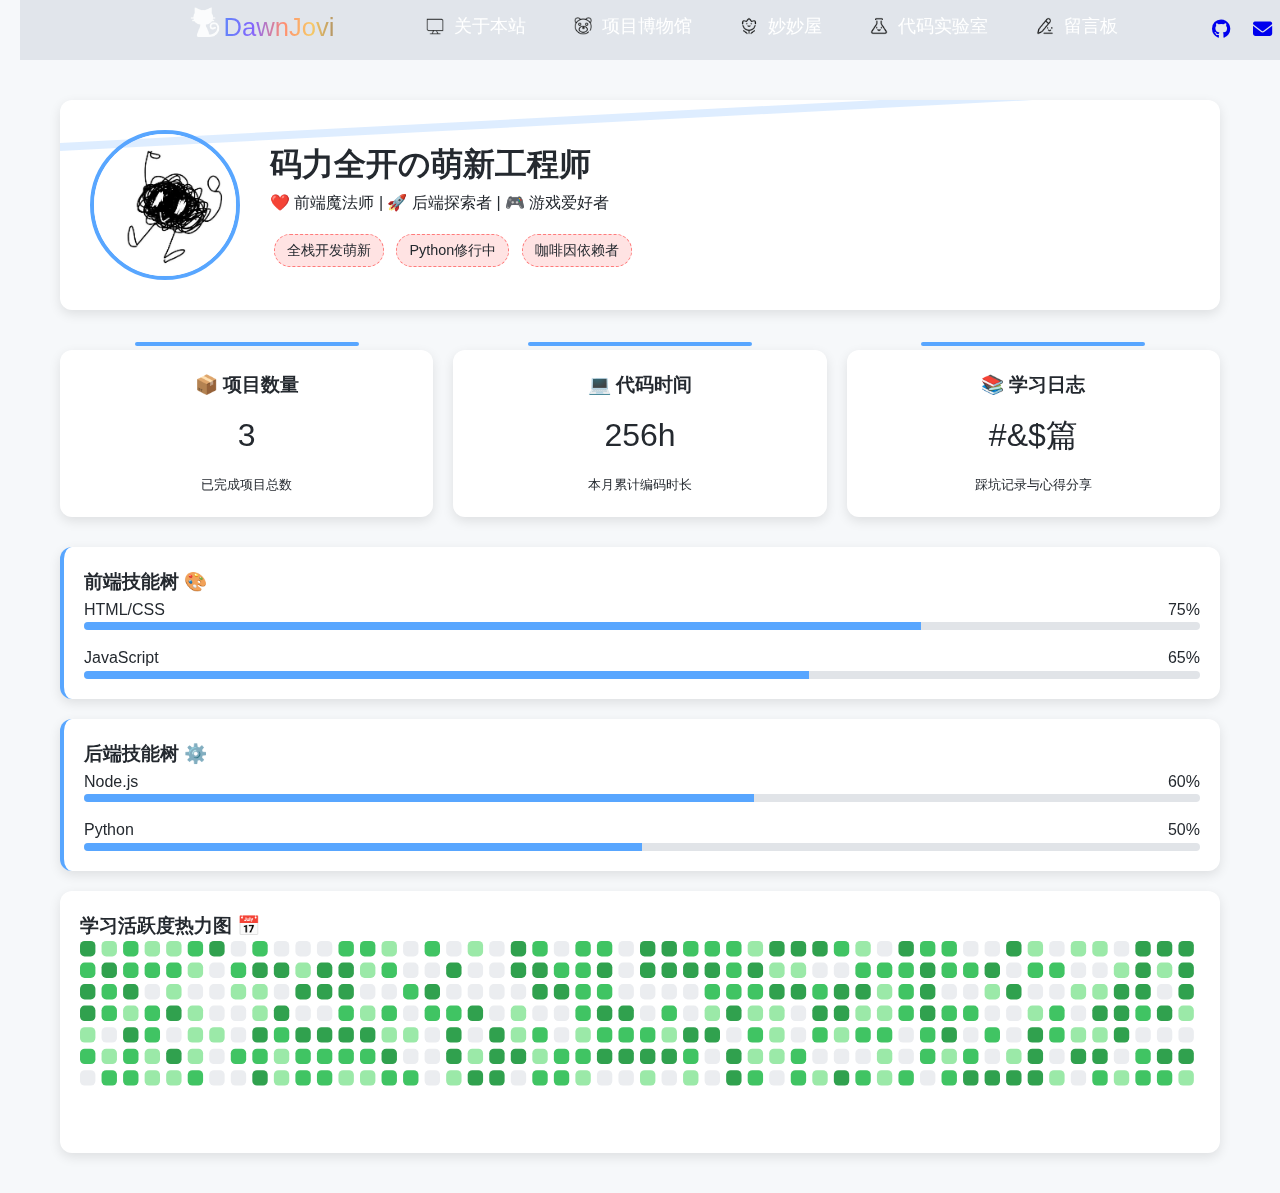
<file: AboutMe.html>
<!DOCTYPE html>
<html lang="en">
<head>
    <meta charset="UTF-8">
    <meta name="viewport" content="width=device-width, initial-scale=1.0">
    <title>关于我-码力全开の萌新工程师</title>

    <link rel="stylesheet" href="css/AboutMe.css">
 
</head>
<body>
    
    <div id="navbar-placeholder"></div>

    <div class="container">
        <!-- 头部区域 -->
        <div class="profile-header">
            <div class="decor-line top"></div>
            <img src="img/dom.jpg" class="anime-avatar" alt="二次元头像">
            <div>
                <h1>码力全开の萌新工程师</h1>
                <p>❤️ 前端魔法师 | 🚀 后端探索者 | 🎮 游戏爱好者</p>
                <div style="margin-top: 15px;">
                    <span class="anime-tag">全栈开发萌新</span>
                    <span class="anime-tag">Python修行中</span>
                    <span class="anime-tag">咖啡因依赖者</span>
                </div>
            </div>
        </div>

        <!-- 统计卡片 -->
        <div class="stats-card">
            <div class="stat-item">
                <h3>📦 项目数量</h3>
                <p style="font-size: 2em; margin: 10px 0;">3</p>
                <small>已完成项目总数</small>
            </div>
            <div class="stat-item">
                <h3>💻 代码时间</h3>
                <p style="font-size: 2em; margin: 10px 0;">256h</p>
                <small>本月累计编码时长</small>
            </div>
            <div class="stat-item">
                <h3>📚 学习日志</h3>
                <p style="font-size: 2em; margin: 10px 0;">#&$篇</p>
                <small>踩坑记录与心得分享</small>
            </div>
        </div>

        <!-- 技能卡片 -->
        <div class="skill-card">
            <h3>前端技能树 🎨</h3>
            <div class="skill-item">
                <p>HTML/CSS <span style="float: right;">75%</span></p>
                <div class="skill-progress">
                    <div class="progress-bar" style="width: 75%"></div>
                </div>
            </div>
            <div class="skill-item" style="margin-top: 15px;">
                <p>JavaScript <span style="float: right;">65%</span></p>
                <div class="skill-progress">
                    <div class="progress-bar" style="width: 65%"></div>
                </div>
            </div>
        </div>
        
        <div class="skill-card">
            <h3>后端技能树 ⚙️</h3>
            <div class="skill-item">
                <p>Node.js <span style="float: right;">60%</span></p>
                <div class="skill-progress">
                    <div class="progress-bar" style="width: 60%"></div>
                </div>
            </div>
            <div class="skill-item" style="margin-top: 15px;">
                <p>Python <span style="float: right;">50%</span></p>
                <div class="skill-progress">
                    <div class="progress-bar" style="width: 50%"></div>
                </div>
            </div>
        </div>
        
        <div class="contribution-graph">
            <h3>学习活跃度热力图 📅</h3>
            <div id="github-style-grid"></div>
        </div>

    </div>

    <script src="js/AboutMe.js"></script>   
    <script src="./js/load-navbar.js"></script>

</body>
</html>
</file>
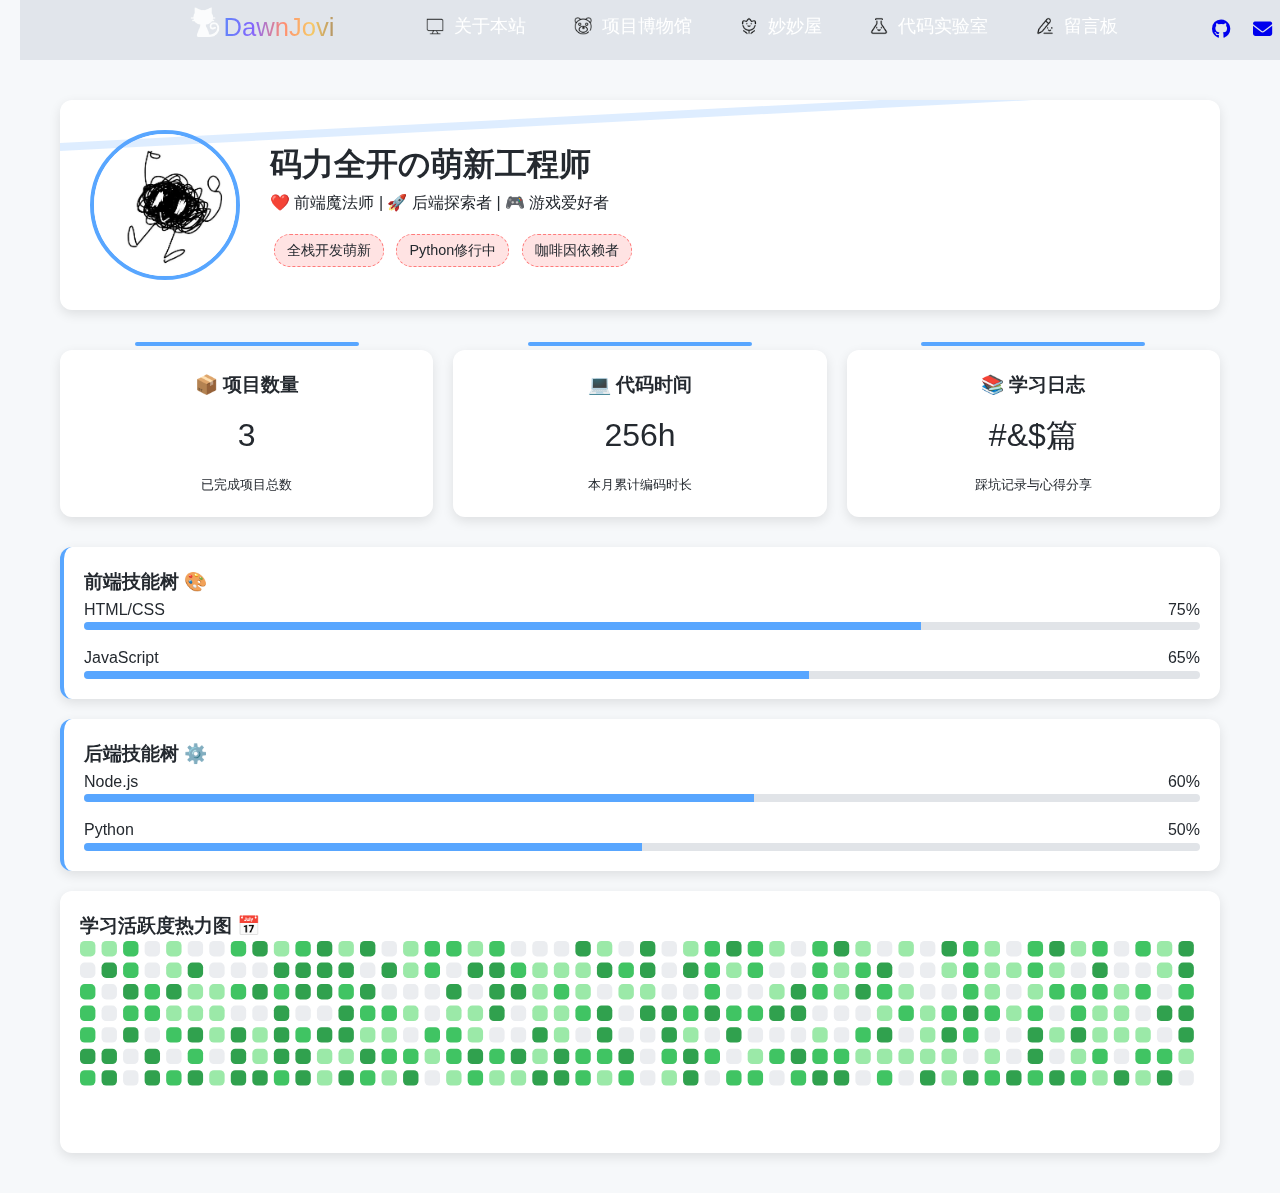
<file: aboutme.html>
<!DOCTYPE html>
<html lang="en">
<head>
    <meta charset="UTF-8">
    <meta name="viewport" content="width=device-width, initial-scale=1.0">
    <title>关于我-码力全开の萌新工程师</title>

    <link rel="stylesheet" href="./css/AboutMe.css">
 
</head>
<body>
    
    <div id="navbar-placeholder"></div>
    <script>
        fetch('./navbar.html')
            .then(response => response.text())
            .then(data => {
                document.getElementById('navbar-placeholder').innerHTML = data;
            })
            .catch(error => console.error('加载导航栏失败:', error));
    </script>

    <div class="container">
        <!-- 头部区域 -->
        <div class="profile-header">
            <div class="decor-line top"></div>
            <img src="img/dom.jpg" class="anime-avatar" alt="二次元头像">
            <div>
                <h1>码力全开の萌新工程师</h1>
                <p>❤️ 前端魔法师 | 🚀 后端探索者 | 🎮 游戏爱好者</p>
                <div style="margin-top: 15px;">
                    <span class="anime-tag">全栈开发萌新</span>
                    <span class="anime-tag">Python修行中</span>
                    <span class="anime-tag">咖啡因依赖者</span>
                </div>
            </div>
        </div>

        <!-- 统计卡片 -->
        <div class="stats-card">
            <div class="stat-item">
                <h3>📦 项目数量</h3>
                <p style="font-size: 2em; margin: 10px 0;">3</p>
                <small>已完成项目总数</small>
            </div>
            <div class="stat-item">
                <h3>💻 代码时间</h3>
                <p style="font-size: 2em; margin: 10px 0;">256h</p>
                <small>本月累计编码时长</small>
            </div>
            <div class="stat-item">
                <h3>📚 学习日志</h3>
                <p style="font-size: 2em; margin: 10px 0;">#&$篇</p>
                <small>踩坑记录与心得分享</small>
            </div>
        </div>

        <!-- 技能卡片 -->
        <div class="skill-card">
            <h3>前端技能树 🎨</h3>
            <div class="skill-item">
                <p>HTML/CSS <span style="float: right;">75%</span></p>
                <div class="skill-progress">
                    <div class="progress-bar" style="width: 75%"></div>
                </div>
            </div>
            <div class="skill-item" style="margin-top: 15px;">
                <p>JavaScript <span style="float: right;">65%</span></p>
                <div class="skill-progress">
                    <div class="progress-bar" style="width: 65%"></div>
                </div>
            </div>
        </div>
        
        <div class="skill-card">
            <h3>后端技能树 ⚙️</h3>
            <div class="skill-item">
                <p>Node.js <span style="float: right;">60%</span></p>
                <div class="skill-progress">
                    <div class="progress-bar" style="width: 60%"></div>
                </div>
            </div>
            <div class="skill-item" style="margin-top: 15px;">
                <p>Python <span style="float: right;">50%</span></p>
                <div class="skill-progress">
                    <div class="progress-bar" style="width: 50%"></div>
                </div>
            </div>
        </div>
        
        <div class="contribution-graph">
            <h3>学习活跃度热力图 📅</h3>
            <div id="github-style-grid"></div>
        </div>

    </div>

    <script src="./js/AboutMe.js"></script>   
    <!-- 控制台彩蛋 -->
    <script src="./js/ConsoleEastereggs.js"></script>
    <!-- 共有JavaScript -->
    <script src="./js/PublicJavaScript.js"> </script>


</body>
</html>
</file>
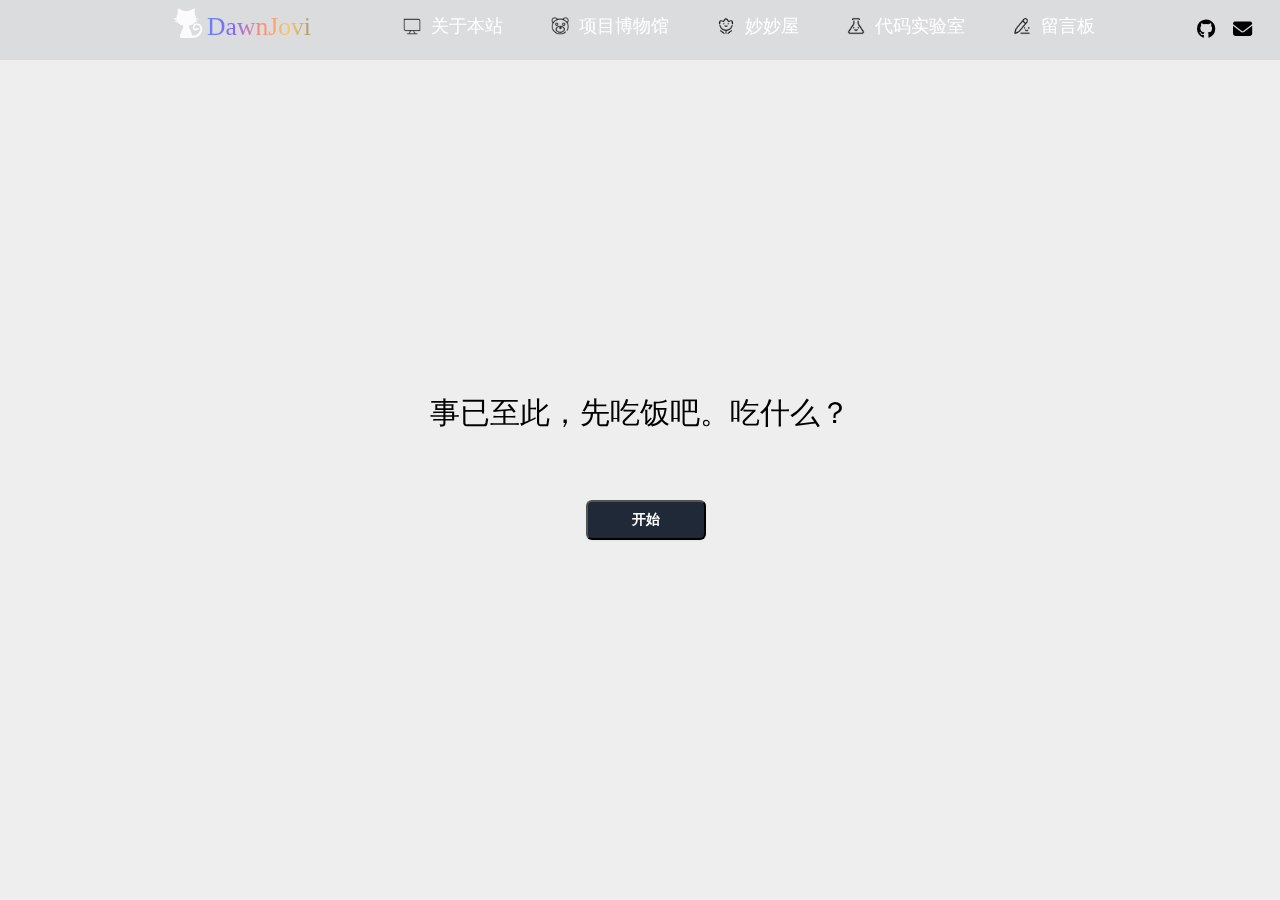
<file: chishenme.html>
<!DOCTYPE html>
<html lang="zh-Hans">

<head>
    <!-- 基础元信息 -->
    <meta charset="UTF-8" />
    <title>今天吃什么</title>
    <meta name="keywords" content="中午吃什么" />
    <meta name="description" content="中午吃什么" />
    <meta name="viewport" content="width=device-width" />

    <!-- 样式表 -->
    <link rel="stylesheet" href="./css/chishenme.css" />

    <!-- 统计分析脚本 -->
    <script async src="https://analytics.huangyafei.com/script.js"
        data-website-id="5a226081-6ff5-432a-9701-14b7a8669e78"></script>
    <script async src="https://www.googletagmanager.com/gtag/js?id=UA-71978237-1"></script>
    <script>
        window.dataLayer = window.dataLayer || [];
        function gtag() { dataLayer.push(arguments); }
        gtag('js', new Date());
        gtag('config', 'UA-71978237-1');
    </script>
    <script type="text/javascript">
        (function (c, l, a, r, i, t, y) {
            c[a] = c[a] || function () { (c[a].q = c[a].q || []).push(arguments) };
            t = l.createElement(r); t.async = 1; t.src = "https://www.clarity.ms/tag/" + i;
            y = l.getElementsByTagName(r)[0]; y.parentNode.insertBefore(t, y);
        })(window, document, "clarity", "script", "m13lqp2smp");
    </script>
</head>

<body>

    <div id="navbar-placeholder"></div>

    <script>
        fetch('./navbar.html')
            .then(response => response.text())
            .then(data => {
                document.getElementById('navbar-placeholder').innerHTML = data;
            })
            .catch(error => console.error('加载导航栏失败:', error));
    </script>

    <!-- 主容器 -->
    <div id="wrapper">
        <h1>
            事已至此，先吃饭吧。吃什么？
            <br />
            <br />
            <!-- 显示随机食物结果 -->
            <b style="color: #ff9733" id="what"></b>
        </h1>
        <!-- 开始/停止按钮 -->
        <input type="button"
            class="inline-flex w-full justify-center rounded-md bg-gray-800 px-3 py-2 text-sm font-semibold text-white shadow-sm hover:bg-gray-600 sm:ml-3 sm:w-auto"
            value="开始" id="start" />
        <input type="button"
            class="inline-flex w-full justify-center rounded-md bg-gray-800 px-3 py-2 text-sm font-semibold text-white shadow-sm hover:bg-gray-600 sm:ml-3 sm:w-auto"
            value="开始" id="stop" style="display: none" />
    </div>

    <!-- 食物列表数据(隐藏) -->
    <textarea rows="9" cols="53" id="list" style="display: none">
        馄饨 拉面 烩面 热干面 刀削面 油泼面 炸酱面 炒面 重庆小面 米线 酸辣粉 土豆粉 螺狮粉 凉皮儿 麻辣烫 肉夹馍 羊肉汤 炒饭 盖浇饭 卤肉饭 烤肉饭 黄焖鸡米饭 驴肉火烧 川菜 麻辣香锅 火锅 酸菜鱼 烤串 披萨 烤鸭 汉堡 炸鸡 寿司 蟹黄包 煎饼果子 生煎 炒年糕
    </textarea>

    <!-- 引入jQuery和主脚本 -->
    <script src="https://code.jquery.com/jquery-3.6.1.min.js"></script>
    <script src="./js/ConsoleEastereggs.js"></script>
    <script src="./js/csm-random.js"></script>
</body>

</html>
</file>
<file: css/AboutMe.css>
/* 基础样式 - GitHub风格基调 */
 :root {
     --bg-color: #f6f8fa;
     --card-bg: #ffffff;
     --accent-color: #58a6ff;
     --text-color: #24292f;
     --border-radius: 12px;
     --box-shadow: 0 4px 12px rgba(0, 0, 0, 0.1);
 }

 body {
     font-family: -apple-system, BlinkMacSystemFont, 'Segoe UI', sans-serif;
     background-color: var(--bg-color);
     color: var(--text-color);
     line-height: 1.6;
     margin: 0;
     padding: 20px;
 }

 /* 二次元风格增强 */
 .container {
     max-width: 1200px;
     margin: 100px auto 20px;
     padding:  0 20px;
 }

 /* GitHub式头部 */
 .profile-header {
     display: flex;
     align-items: center;
     margin-bottom: 40px;
     background: var(--card-bg);
     padding: 30px;
     border-radius: var(--border-radius);
     box-shadow: var(--box-shadow);
     position: relative;
     overflow: hidden;
 }

 /* 动漫头像 */
 .anime-avatar {
     width: 150px;
     height: 150px;
     border-radius: 50%;
     border: 4px solid var(--accent-color);
     margin-right: 30px;
     background: url('https://example.com/your-anime-avatar.png') center/cover;
     transition: transform 0.3s ease;
 }

 .anime-avatar:hover {
     transform: rotate(8deg) scale(1.05);
 }

 /* 二次元装饰元素 */
 .decor-line {
     position: absolute;
     background: var(--accent-color);
     opacity: 0.2;
 }

 .decor-line.top {
     top: 0;
     left: -50px;
     width: 150%;
     height: 8px;
     transform: rotate(-3deg);
 }

 /* GitHub式统计卡片 */
 .stats-card {
     display: grid;
     grid-template-columns: repeat(auto-fit, minmax(200px, 1fr));
     gap: 20px;
     margin-bottom: 30px;
 }

 .stat-item {
     background: var(--card-bg);
     padding: 20px;
     border-radius: var(--border-radius);
     box-shadow: var(--box-shadow);
     text-align: center;
     position: relative;
 }

 .stat-item::before {
     content: '';
     position: absolute;
     top: -8px;
     left: 50%;
     transform: translateX(-50%);
     width: 60%;
     height: 4px;
     background: var(--accent-color);
     border-radius: 2px;
 }

 /* 技能卡片 - 带悬停动画 */
 .skill-card {
     background: var(--card-bg);
     padding: 20px;
     border-radius: var(--border-radius);
     box-shadow: var(--box-shadow);
     margin-bottom: 20px;
     transition: transform 0.2s, box-shadow 0.2s;
     border-left: 4px solid var(--accent-color);
 }

 .skill-card:hover {
     transform: translateY(-5px);
     box-shadow: 0 8px 20px rgba(0, 0, 0, 0.12);
 }

 .skill-progress {
     height: 8px;
     background: #e1e4e8;
     border-radius: 4px;
     overflow: hidden;
 }

 .progress-bar {
     height: 100%;
     background: var(--accent-color);
     transition: width 0.5s ease;
 }

 /* 二次元标签样式 */
 .anime-tag {
     display: inline-block;
     padding: 4px 12px;
     background: #ffe3e3;
     border-radius: 16px;
     margin: 4px;
     font-size: 0.9em;
     border: 1px dashed #ff7b7b;
 }


/* 贡献图容器样式 */
.contribution-graph {
    background: var(--card-bg);
    padding: 20px;
    border-radius: var(--border-radius);
    box-shadow: var(--box-shadow);
    margin: 20px 0;
}


/* 热力图单元格样式 */
.day-cell {
    fill: #ebedf0;
    /* 默认背景色 */
    rx: 3px;
    /* 圆角 */
    transition: all 0.2s ease;
    cursor: pointer;
}

/* 活跃度颜色梯度 */
.day-cell[data-level="1"] {
    fill: #9be9a8;
}

/* 低活跃 */
.day-cell[data-level="2"] {
    fill: #40c463;
}

/* 中活跃 */
.day-cell[data-level="3"] {
    fill: #30a14e;
}

/* 高活跃 */
.day-cell[data-level="4"] {
    fill: #216e39;
}

/* 爆肝模式 */

/* 二次元风格提示框 */
.tooltip {
    position: absolute;
    background: white;
    padding: 8px 12px;
    border-radius: 6px;
    box-shadow: 0 4px 12px rgba(0, 0, 0, 0.15);
    font-family: 'Courier New', monospace;
    border-left: 3px solid var(--accent-color);
    pointer-events: none;
    opacity: 0;
    transition: opacity 0.2s;
}

/* 周标签样式 */
.week-label {
    font-size: 10px;
    fill: #586069;
}
</file>
<file: css/chishenme.css>
::before,
::after {
    box-sizing: border-box;
    /* 边框和内边距计入元素宽度 */
    border-width: 0;
    border-style: solid;
    border-color: #e5e7eb;
}

::before,
::after {
    --tw-content: '';
}

/* 全局HTML样式设置 */
html {
    line-height: 1.5;
    /* 标准行高 */
    -webkit-text-size-adjust: 100%;
    /* 禁止iOS横屏字体缩放 */
    tab-size: 4;
    /* 制表符宽度 */
    font-family: ui-sans-serif, system-ui, -apple-system, BlinkMacSystemFont, "Segoe UI", Roboto, "Helvetica Neue", Arial, "Noto Sans", sans-serif;
    /* 系统默认字体栈 */
    font-feature-settings: normal;
}

/* 主体文档样式重置 */
body {
    margin: 0;
    line-height: inherit;
}

/* 水平分割线样式 */
hr {
    height: 0;
    color: inherit;
    border-top-width: 1px;
}

/* 缩写元素样式 */
abbr:where([title]) {
    text-decoration: underline dotted;
}

/* 标题元素重置 */
h1,
h2,
h3,
h4,
h5,
h6 {
    font-size: inherit;
    font-weight: inherit;
}

/* 链接元素重置 */
a {
    color: inherit;
    text-decoration: inherit;
}

/* 加粗元素样式 */
b,
strong {
    font-weight: bolder;
}

/* 代码元素样式 */
code,
kbd,
samp,
pre {
    font-family: ui-monospace, SFMono-Regular, Menlo, Monaco, Consolas, "Liberation Mono", "Courier New", monospace;
    font-size: 1em;
}

/* 小号文本样式 */
small {
    font-size: 80%;
}

/* 下标/上标样式 */
sub,
sup {
    font-size: 75%;
    line-height: 0;
    position: relative;
    vertical-align: baseline;
}

sub {
    bottom: -0.25em;
}

sup {
    top: -0.5em;
}

/* 表格样式重置 */
table {
    text-indent: 0;
    border-color: inherit;
    border-collapse: collapse;
}

/* 表单元素样式重置 */
button,
input,
optgroup,
select,
textarea {
    font-family: inherit;
    font-size: 100%;
    font-weight: inherit;
    line-height: inherit;
    color: inherit;
    margin: 0;
    padding: 0;
}

/* 按钮特殊样式 */
button,
select {
    text-transform: none;
}

/* 可点击元素样式 */
button,
[type='button'],
[type='reset'],
[type='submit'] {
    -webkit-appearance: button;
    background-color: transparent;
    background-image: none;
}

/* Firefox焦点样式 */
:-moz-focusring {
    outline: auto;
}

/* 移除Firefox无效样式 */
:-moz-ui-invalid {
    box-shadow: none;
}

/* 进度条垂直对齐 */
progress {
    vertical-align: baseline;
}

/* 数字输入框按钮样式 */
::-webkit-inner-spin-button,
::-webkit-outer-spin-button {
    height: auto;
}

/* 搜索输入框样式 */
[type='search'] {
    -webkit-appearance: textfield;
    outline-offset: -2px;
}

/* 移除搜索框内边距 */
::-webkit-search-decoration {
    -webkit-appearance: none;
}

/* 文件上传按钮样式 */
::-webkit-file-upload-button {
    -webkit-appearance: button;
    font: inherit;
}

/* 详情元素样式 */
summary {
    display: list-item;
}

/* 块级元素边距重置 */
blockquote,
dl,
dd,
h1,
h2,
h3,
h4,
h5,
h6,
hr,
figure,
p,
pre {
    margin: 0;
}

fieldset {
    margin: 0;
    padding: 0;
}

legend {
    padding: 0;
}

/* 列表样式重置 */
ol,
ul,
menu {
    list-style: none;
    margin: 0;
    padding: 0;
}

/* 文本域垂直缩放 */
textarea {
    resize: vertical;
}

/* 占位符样式 */
input::-moz-placeholder,
textarea::-moz-placeholder {
    opacity: 1;
    color: #9ca3af;
}

input::placeholder,
textarea::placeholder {
    opacity: 1;
    color: #9ca3af;
}

/* 按钮光标样式 */
button,
[role="button"] {
    cursor: pointer;
}

/* 禁用元素样式 */
:disabled {
    cursor: default;
}

/* 替换元素默认样式 */
img,
svg,
video,
canvas,
audio,
iframe,
embed,
object {
    display: block;
    vertical-align: middle;
}

/* 媒体元素自适应 */
img,
video {
    max-width: 100%;
    height: auto;
}

/* 隐藏属性元素 */
[hidden] {
    display: none;
}

/* Tailwind CSS变量定义 */
*,
::before,
::after {
    --tw-border-spacing-x: 0;
    --tw-border-spacing-y: 0;
    --tw-translate-x: 0;
    --tw-translate-y: 0;
    --tw-rotate: 0;
    --tw-skew-x: 0;
    --tw-skew-y: 0;
    --tw-scale-x: 1;
    --tw-scale-y: 1;
    --tw-pan-x: ;
    --tw-pan-y: ;
    --tw-pinch-zoom: ;
    --tw-scroll-snap-strictness: proximity;
    --tw-ordinal: ;
    --tw-slashed-zero: ;
    --tw-numeric-figure: ;
    --tw-numeric-spacing: ;
    --tw-numeric-fraction: ;
    --tw-ring-inset: ;
    --tw-ring-offset-width: 0px;
    --tw-ring-offset-color: #fff;
    --tw-ring-color: rgb(59 130 246 / 0.5);
    --tw-ring-offset-shadow: 0 0 #0000;
    --tw-ring-shadow: 0 0 #0000;
    --tw-shadow: 0 0 #0000;
    --tw-shadow-colored: 0 0 #0000;
    --tw-blur: ;
    --tw-brightness: ;
    --tw-contrast: ;
    --tw-grayscale: ;
    --tw-hue-rotate: ;
    --tw-invert: ;
    --tw-saturate: ;
    --tw-sepia: ;
    --tw-drop-shadow: ;
    --tw-backdrop-blur: ;
    --tw-backdrop-brightness: ;
    --tw-backdrop-contrast: ;
    --tw-backdrop-grayscale: ;
    --tw-backdrop-hue-rotate: ;
    --tw-backdrop-invert: ;
    --tw-backdrop-opacity: ;
    --tw-backdrop-saturate: ;
    --tw-backdrop-sepia: ;
}

::backdrop {
    --tw-border-spacing-x: 0;
    --tw-border-spacing-y: 0;
    --tw-translate-x: 0;
    --tw-translate-y: 0;
    --tw-rotate: 0;
    --tw-skew-x: 0;
    --tw-skew-y: 0;
    --tw-scale-x: 1;
    --tw-scale-y: 1;
    --tw-pan-x: ;
    --tw-pan-y: ;
    --tw-pinch-zoom: ;
    --tw-scroll-snap-strictness: proximity;
    --tw-ordinal: ;
    --tw-slashed-zero: ;
    --tw-numeric-figure: ;
    --tw-numeric-spacing: ;
    --tw-numeric-fraction: ;
    --tw-ring-inset: ;
    --tw-ring-offset-width: 0px;
    --tw-ring-offset-color: #fff;
    --tw-ring-color: rgb(59 130 246 / 0.5);
    --tw-ring-offset-shadow: 0 0 #0000;
    --tw-ring-shadow: 0 0 #0000;
    --tw-shadow: 0 0 #0000;
    --tw-shadow-colored: 0 0 #0000;
    --tw-blur: ;
    --tw-brightness: ;
    --tw-contrast: ;
    --tw-grayscale: ;
    --tw-hue-rotate: ;
    --tw-invert: ;
    --tw-saturate: ;
    --tw-sepia: ;
    --tw-drop-shadow: ;
    --tw-backdrop-blur: ;
    --tw-backdrop-brightness: ;
    --tw-backdrop-contrast: ;
    --tw-backdrop-grayscale: ;
    --tw-backdrop-hue-rotate: ;
    --tw-backdrop-invert: ;
    --tw-backdrop-opacity: ;
    --tw-backdrop-saturate: ;
    --tw-backdrop-sepia: ;
}

/* 布局工具类 */
.fixed {
    position: fixed;
}

.inset-x-0 {
    left: 0px;
    right: 0px;
}

.bottom-0 {
    bottom: 0px;
}

.order-2 {
    order: 2;
}

.order-3 {
    order: 3;
}

.mx-auto {
    margin-left: auto;
    margin-right: auto;
}

.-mr-1 {
    margin-right: -0.25rem;
}

.ml-3 {
    margin-left: 0.75rem;
}

.mr-1 {
    margin-right: 0.25rem;
}

.mt-2 {
    margin-top: 0.5rem;
}

.flex {
    display: flex;
}

.inline-flex {
    display: inline-flex;
}

.hidden {
    display: none;
}

.h-6 {
    height: 1.5rem;
}

.w-full {
    width: 100%;
}

.w-0 {
    width: 0px;
}

.w-6 {
    width: 1.5rem;
}

.max-w-screen-xl {
    max-width: 1280px;
}

.flex-1 {
    flex: 1 1 0%;
}

.flex-shrink-0 {
    flex-shrink: 0;
}

/* 变换工具类 */
.translate-y-0 {
    --tw-translate-y: 0px;
    transform: translate(var(--tw-translate-x), var(--tw-translate-y)) rotate(var(--tw-rotate)) skewX(var(--tw-skew-x)) skewY(var(--tw-skew-y)) scaleX(var(--tw-scale-x)) scaleY(var(--tw-scale-y));
}

.translate-y-2 {
    --tw-translate-y: 0.5rem;
    transform: translate(var(--tw-translate-x), var(--tw-translate-y)) rotate(var(--tw-rotate)) skewX(var(--tw-skew-x)) skewY(var(--tw-skew-y)) scaleX(var(--tw-scale-x)) scaleY(var(--tw-scale-y));
}

.scale-100 {
    --tw-scale-x: 1;
    --tw-scale-y: 1;
    transform: translate(var(--tw-translate-x), var(--tw-translate-y)) rotate(var(--tw-rotate)) skewX(var(--tw-skew-x)) skewY(var(--tw-skew-y)) scaleX(var(--tw-scale-x)) scaleY(var(--tw-scale-y));
}

.scale-95 {
    --tw-scale-x: .95;
    --tw-scale-y: .95;
    transform: translate(var(--tw-translate-x), var(--tw-translate-y)) rotate(var(--tw-rotate)) skewX(var(--tw-skew-x)) skewY(var(--tw-skew-y)) scaleX(var(--tw-scale-x)) scaleY(var(--tw-scale-y));
}

.transform {
    transform: translate(var(--tw-translate-x), var(--tw-translate-y)) rotate(var(--tw-rotate)) skewX(var(--tw-skew-x)) skewY(var(--tw-skew-y)) scaleX(var(--tw-scale-x)) scaleY(var(--tw-scale-y));
}

/* 弹性布局工具类 */
.flex-wrap {
    flex-wrap: wrap;
}

.items-center {
    align-items: center;
}

.justify-center {
    justify-content: center;
}

.justify-between {
    justify-content: space-between;
}

/* 文本工具类 */
.truncate {
    overflow: hidden;
    text-overflow: ellipsis;
    white-space: nowrap;
}

/* 边框工具类 */
.rounded-md {
    border-radius: 0.375rem;
}

.rounded-lg {
    border-radius: 0.5rem;
}

.border {
    border-width: 1px;
}

.border-transparent {
    border-color: transparent;
}

/* 背景工具类 */
.bg-gray-800 {
    --tw-bg-opacity: 1;
    background-color: rgb(31 41 55 / var(--tw-bg-opacity));
}

.bg-gray-900 {
    --tw-bg-opacity: 1;
    background-color: rgb(17 24 39 / var(--tw-bg-opacity));
}

.bg-white {
    --tw-bg-opacity: 1;
    background-color: rgb(255 255 255 / var(--tw-bg-opacity));
}

/* 内边距工具类 */
.p-2 {
    padding: 0.5rem;
}

.px-3 {
    padding-left: 0.75rem;
    padding-right: 0.75rem;
}

.py-2 {
    padding-top: 0.5rem;
    padding-bottom: 0.5rem;
}

.px-2 {
    padding-left: 0.5rem;
    padding-right: 0.5rem;
}

.px-4 {
    padding-left: 1rem;
    padding-right: 1rem;
}

.pb-2 {
    padding-bottom: 0.5rem;
}

/* 文字工具类 */
.text-sm {
    font-size: 0.875rem;
    line-height: 1.25rem;
}

.font-semibold {
    font-weight: 600;
}

.font-medium {
    font-weight: 500;
}

.leading-5 {
    line-height: 1.25rem;
}

.text-white {
    --tw-text-opacity: 1;
    color: rgb(255 255 255 / var(--tw-text-opacity));
}

.text-gray-400 {
    --tw-text-opacity: 1;
    color: rgb(156 163 175 / var(--tw-text-opacity));
}

.text-gray-900 {
    --tw-text-opacity: 1;
    color: rgb(17 24 39 / var(--tw-text-opacity));
}

/* 透明度工具类 */
.opacity-0 {
    opacity: 0;
}

.opacity-100 {
    opacity: 1;
}

/* 阴影工具类 */
.shadow-sm {
    --tw-shadow: 0 1px 2px 0 rgb(0 0 0 / 0.05);
    box-shadow: var(--tw-ring-offset-shadow, 0 0 #0000), var(--tw-ring-shadow, 0 0 #0000), var(--tw-shadow);
}

.shadow-lg {
    --tw-shadow: 0 10px 15px -3px rgb(0 0 0 / 0.1), 0 4px 6px -4px rgb(0 0 0 / 0.1);
    box-shadow: var(--tw-ring-offset-shadow, 0 0 #0000), var(--tw-ring-shadow, 0 0 #0000), var(--tw-shadow);
}

/* 过渡动画工具类 */
.transition {
    transition-property: color, background-color, border-color, text-decoration-color, fill, stroke, opacity, box-shadow, transform, filter, -webkit-backdrop-filter;
    transition-timing-function: cubic-bezier(0.4, 0, 0.2, 1);
    transition-duration: 150ms;
}

.duration-300 {
    transition-duration: 300ms;
}

.duration-500 {
    transition-duration: 500ms;
}

.ease-in {
    transition-timing-function: cubic-bezier(0.4, 0, 1, 1);
}

.ease-out {
    transition-timing-function: cubic-bezier(0, 0, 0.2, 1);
}

/* 自定义全局样式 */
html {
    overflow: hidden;
    height: 100%;
}

body {
    position: relative;
    overflow: hidden;
    margin: 0;
    padding: 0;
    width: 100%;
    height: 100%;
    background: #eee;
    font-family: "微软雅黑";
    /* 中文字体设置 */
}

/* 主内容容器 */
#wrapper {
    position: absolute;
    top: 50%;
    left: 50%;
    margin-top: -60px;
    margin-left: -250px;
    width: 500px;
    height: 120px;
    text-align: center;
}

/* 标题样式 */
#wrapper h1 {
    margin: 0 0 20px;
    padding: 0;
    font-weight: 300;
    font-size: 30px;
}

#wrapper h1 b {
    font-weight: 700;
}

/* 按钮样式 */
#start {
    width: 120px;
    height: 40px;
    +margin-left: 260px;
    vertical-align: middle;
    font-family: "微软雅黑";
    cursor: pointer;
}

#stop {
    display: none;
    width: 120px;
    height: 40px;
    vertical-align: middle;
    font-family: "微软雅黑";
    cursor: pointer;
}

/* 配置链接样式 */
#cfg {
    color: #666;
    text-shadow: 1px 1px 1px #eee;
    font-size: 12px;
    cursor: pointer;
}

/* 临时元素样式 */
.temp {
    position: absolute;
    z-index: -1;
    color: #777;
}

/* 配置弹窗样式 */
#popbox {
    position: absolute;
    top: 50%;
    left: 50%;
    margin-top: -140px;
    margin-left: -210px;
    padding: 0 10px;
    width: 400px;
    height: 280px;
    border-radius: 7px;
    background: #fff;
    box-shadow: 0 0 22px #333, inset 0 -3px 7px #ddd;
    +border: 1px solid #666;
}

/* 确认按钮样式 */
#ok {
    float: right;
    margin: -3px 0 0;
    color: #666;
    cursor: pointer;
    width: 50px;
    height: 22px;
}

/* 悬停状态工具类 */
.hover\:bg-gray-600:hover {
    --tw-bg-opacity: 1;
    background-color: rgb(75 85 99 / var(--tw-bg-opacity));
}

.hover\:bg-gray-800:hover {
    --tw-bg-opacity: 1;
    background-color: rgb(31 41 55 / var(--tw-bg-opacity));
}

.hover\:text-gray-800:hover {
    --tw-text-opacity: 1;
    color: rgb(31 41 55 / var(--tw-text-opacity));
}

/* 焦点状态工具类 */
.focus\:bg-gray-800:focus {
    --tw-bg-opacity: 1;
    background-color: rgb(31 41 55 / var(--tw-bg-opacity));
}

.focus\:underline:focus {
    text-decoration-line: underline;
}

.focus\:outline-none:focus {
    outline: 2px solid transparent;
    outline-offset: 2px;
}

/* 响应式设计 - 小屏幕 (≥640px) */
@media (min-width: 640px) {
    .sm\:order-2 {
        order: 2;
    }

    .sm\:order-3 {
        order: 3;
    }

    .sm\:ml-3 {
        margin-left: 0.75rem;
    }

    .sm\:ml-2 {
        margin-left: 0.5rem;
    }

    .sm\:mt-0 {
        margin-top: 0px;
    }

    .sm\:w-auto {
        width: auto;
    }

    .sm\:p-3 {
        padding: 0.75rem;
    }

    .sm\:px-4 {
        padding-left: 1rem;
        padding-right: 1rem;
    }

    .sm\:pb-5 {
        padding-bottom: 1.25rem;
    }
}

/* 响应式设计 - 大屏幕 (≥1024px) */
@media (min-width: 1024px) {
    .lg\:inline {
        display: inline;
    }

    .lg\:hidden {
        display: none;
    }
}

/* 响应式设计 - 超大屏幕 (≥1280px) */
@media (min-width: 1280px) {
    .xl\:inline {
        display: inline;
    }

    .xl\:hidden {
        display: none;
    }
}
</file>
